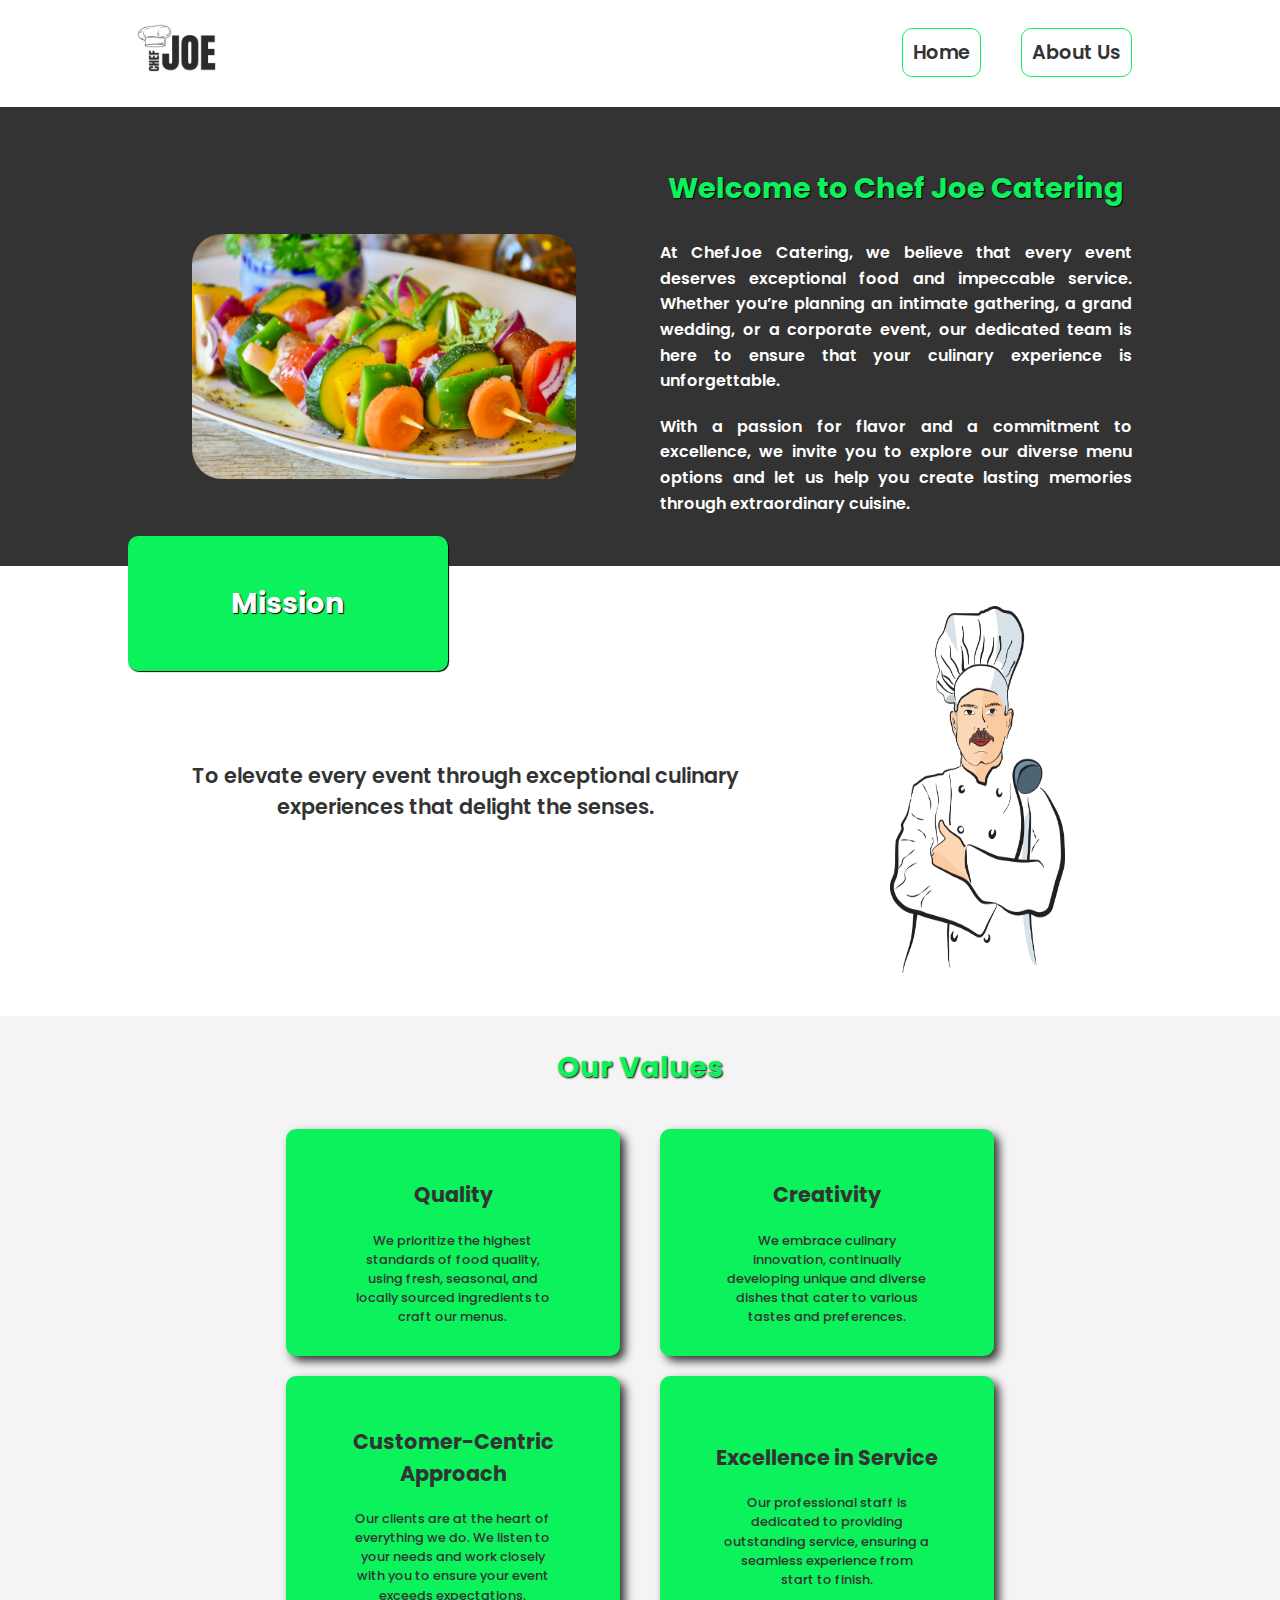
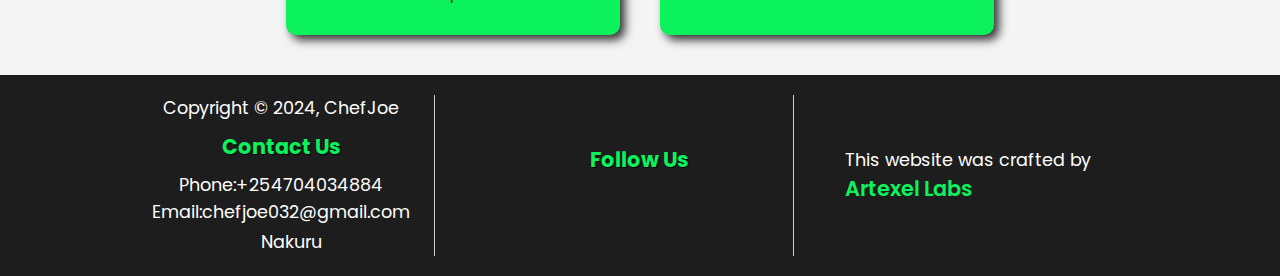
<file: about.html>
<!DOCTYPE html>
<html lang="en">
<head>
    <meta charset="UTF-8">
    <meta http-equiv="X-UA-Compatible" content="IE=edge">
    <meta name="viewport" content="width=device-width, initial-scale=1.0">
    <meta name="description" content="Affordable outside catering services">
    <meta name="keywords" content="catering, catering services, outside catering, wedding catering, professional catering, professional caterers, events, events catering,catering services Nakuru, chef joe,chef joe catering, chef, main chef, food, event food, cooking, cooking at events, outside cooking">
    <meta name="author" content="Cornelius Masankwa">
    <title>ChefJoe </title>
    <link rel="shortcut icon" href="images/logo.png">
    <link rel="preconnect" href="https://fonts.googleapis.com">
    <link rel="preconnect" href="https://fonts.gstatic.com" crossorigin>
    <link href="https://fonts.googleapis.com/css2?family=Poppins:ital,wght@0,100;0,200;0,300;0,400;0,500;0,600;0,700;0,800;0,900;1,100;1,200;1,300;1,400;1,500;1,600;1,700;1,800;1,900&display=swap" rel="stylesheet">
    <link rel="stylesheet" href="https://cdnjs.cloudflare.com/ajax/libs/font-awesome/6.6.0/css/all.min.css" integrity="sha512-Kc323vGBEqzTmouAECnVceyQqyqdsSiqLQISBL29aUW4U/M7pSPA/gEUZQqv1cwx4OnYxTxve5UMg5GT6L4JJg==" crossorigin="anonymous" referrerpolicy="no-referrer" />
    <link rel="stylesheet" href="css/style.css">
</head>
<body>
    <header id="main-header">
        <div class="container">
            <div class="header-container">
                <div class="logo">
                    <a href="index.html"><img src="images/logo.png" alt="CHEFJOE"></a>
                </div>
                <nav id="main-nav">
                    <ul class="main-menu">
                        <li><a href="index.html">Home</a></li>
                        <li><a href="about.html">About Us</a></li>
                    </ul>

                    <!--Hamburger menu-->

                    <button id="hamburger-button " class="hamburger-button">
                        <div class="hamburger-line"></div>
                        <div class="hamburger-line"></div>
                        <div class="hamburger-line"></div>
                    </button>

                    <div class="mobile-menu active">
                        <ul class="mobi">
                            <li><a href="index.html">Home</a></li>
                            <li><a href="about.html">About Us</a></li>
                        </ul>
                    </div>
                </nav>
            </div>
        </div>
    </header>

    <section class="welcome">
        <div class="container">
            <div class="welcome-box">
                <div class="welcome-image">
                    <img src="images/welcome.jpg" alt="Welcome Image">
                </div>
                <div class="welcome-content">
                    <h4>Welcome to Chef Joe Catering</h4>
                    <p>At ChefJoe Catering, we believe that every event deserves exceptional food and impeccable service. Whether you’re planning an intimate gathering, a grand wedding, or a corporate event, our dedicated team is here to ensure that your culinary experience is unforgettable. </p>
                    <p>With a passion for flavor and a commitment to excellence, we invite you to explore our diverse menu options and let us help you create lasting memories through extraordinary cuisine.</p>
                </div>
            </div>
        </div>
    </section>

    <section class="mission">
        
        <div class="container">
            <h4>Mission</h4>
            <div class="mission-box">
                
                <div class="mission-content">
                    
                    <p>To elevate every event through exceptional culinary experiences that delight the senses. </p>
                </div>

                <div class="mission-image">
                    <img src="images/mission.png" alt="Mission Image">
                </div>

            </div>
        </div>
    </section>

    <section class="values">
        <div class="container">
            <h3>Our Values</h3>

            <div class="main-box">
                <div class="mini-box">
                    <div class="box quality">
                        <i class="fas fa-medal"></i>
                        <h4>Quality</h4>
                        <p>We prioritize the highest standards of food quality, using fresh, seasonal, and locally sourced ingredients to craft our menus.</p>
                    </div>
                    <div class="box creativity">
                        <i class="fas fa-kitchen-set"></i>
                        <h4>Creativity</h4>
                        <p>We embrace culinary innovation, continually developing unique and diverse dishes that cater to various tastes and preferences.</p>
                    </div>
                </div>

                <div class="mini-box">
                    <div class="box customer">
                        <i class="fas fa-person"></i>
                        <h4>Customer-Centric Approach</h4>
                        <p>Our clients are at the heart of everything we do. We listen to your needs and work closely with you to ensure your event exceeds expectations.</p>
                    </div>
                    <div class="box exel">
                        <i class="fas fa-stamp"></i>
                        <h4>Excellence in Service</h4>
                        <p>Our professional staff is dedicated to providing outstanding service, ensuring a seamless experience from start to finish.</p>
                    </div>
                </div>
            </div>
        </div>
    </section>

    <footer id="main-footer">
        <div class="container">
        <div class="footer-group-container">
            <div class="footer-group contact">
                <p>Copyright &copy; 2024, ChefJoe</p>
                <h4>Contact Us</h4>
                <p><span>Phone:</span>+254704034884</p>
                <p><span>Email:</span>chefjoe032@gmail.com</p>
                <p><i class="fas fa-location"></i>Nakuru</p>
            </div>

            <div class="footer-group social-links">
                <h4>Follow Us</h4>
                <ul>
                    <!--<li><a href="#"><i class="fab fa-facebook"></i></a></li>
                    <li><a href=""><i class="fab fa-instagram"></i></a></li>-->
                    <li><a href="https://x.com/ChefJoe032"><i class="fab fa-x-twitter"></i></a></li>
                </ul>
            </div>

            <div class="footer-group developer">
                <p>This website was crafted by <span>Artexel Labs</span></p>
            </div>
            </div>
        </div>

    </footer>

    <script src="js/main.js"></script>
</body>
</html>
</file>
<file: css/style.css>
*{
    margin:0;
    padding:0;
    box-sizing: border-box;
}
:root{
    --primary-color:#0CF25D;
}
a{
    text-decoration: none;
    color:#333;
    transition: all 0.5s;
    
}
li a:hover{
    color:var(--primary-color);
}

.container{
    width:80vw;
    margin:auto;
}



body{
    background-color: #f4f4f4;
    color:#333;
    font-family: 'Poppins', serif;
    font-size: 16px;
    line-height: 1.5;
    overflow-x: hidden;
}
#main-header{
    background: #fff;
}
#main-header .header-container{
    display: flex;
    justify-content: space-between;
    align-items: center;
    
}
.logo img{
 height:100px;
}
#main-nav ul{
    display:flex;
    list-style: none;
}
#main-nav ul li{
    padding:0 20px;
    font-weight: 600;
}
#main-nav ul li a{
    padding:10px;
    border-radius: 10px;
}
.main-menu a{
    border: 1px solid var(--primary-color);
    font-size: 1.2rem;
}


#hero{
    background: url('../images/hero-image.jpg');
    background-size: cover;
    background-position: center;
    background-repeat: no-repeat;
    height:88vh;
    width:100vw;
}
#hero .hero-content{
    background: rgba(0, 0, 0, 0.8);
    color:#fff;
    height: 100%;
    width:100%;
}

.hero-container {
    width:80vw;
    margin: auto;
    height:100%;
    display:flex;
    flex-direction: column;
    justify-content: center;
    align-items: center;
    text-align: center;
    text-shadow: #333;
    color:var(--primary-color);
    
}
.hero-header{
    font-size: 3rem;
    text-shadow: 1px 1px 1px black;
}
.hero-text{
    font-size: 1.4rem;
    display: block;
    margin-top:20px;
    text-shadow: 1px 1px 1px black;
}
.feature{
    background-color: #fff;
    display:flex;
    flex-direction: column;
    justify-content: center;
    align-items: center;
    padding-top: 30px;
}
.container-sm{
    width:70vw;
    margin: auto; 
}
.feature-header{
    margin: 30px 0;
    text-align: left;
    font-weight: 500;
    font-size: 1.2rem;
    margin: auto;
    display:grid;
    grid-template-columns: 1fr 2fr;
}
.feature-header img{
    width:inherit;
    height:40vh;
    margin:20px auto;
    padding-top: 50px;

}
.feature-header p{
    text-align: center;
    background-color: var(--primary-color);
    color:#fff;
    padding:30px;
    border-radius: 10px;
    margin: 20px 0;
    box-shadow: 1px 1px 10px;
}
.feature h3{
    font-size: 2rem;
    text-align: center;
    color: var(--primary-color);
    margin-bottom: 20px;
}
.feature-body{
    display:flex;
    
}
.feature-body .grid{
    margin:40px;
    height:70vh;
    border-radius: 10px;
    display: flex;
}

 .grid-1{
    background: url('../images/wedding.jpg');
    background-size: cover;
    background-position: center;
    background-repeat: no-repeat;
    
}
.grid-2{
    background: url('../images/meeting.jpg');
    background-size: cover;
    background-position: center;
    background-repeat: no-repeat;
    
}
.grid-3{
    background: url('../images/birthday.jpg');
    background-size: cover;
    background-position: center;
    background-repeat: no-repeat;
    
}
.grid-content{
   height:30%; 
   width:80%;
   margin:auto;
   text-align: center;
   background-color: rgba(255, 255, 255, 0.9);
   border-radius: 5px;
}
.grid-content h3{
    font-size: 0.9rem;
    margin:20px;
}
.grid-content p{
    font-size: 0.7rem;
    margin: 0 10px;
}
.selling-points{
    background-color: #000;
    color:#fff;
}
.selling-points h3{
    font-size:1.8rem;
    text-align: center;
    margin-bottom:10px;
    padding-top: 30px;
    color:var(--primary-color);
    text-shadow: 1px 1px 1px black;
}
.selling-point-box{
    display:grid;
    grid-template-columns: 1fr 1fr;
    padding:30px 0 30px 0;
}
.left{
    display: flex;
    justify-content: center;
    align-items: center;
    border-bottom:1px solid green;
    margin-right:20px ;
    border-radius: 10px;
}
.left img{
    width: 60%;
    border-radius: 10px;
}
.left img:hover{
    border:1px solid green;
    transition: all 0.7s;
}
.right{
    padding-left: 20px;
}
.right h4{
    margin:20px 0;
    color: var(--primary-color);
    font-size: 1.2rem;
}
#main-footer{
    background: rgb(29, 29, 29);
    color:#fff;
}
.footer-group-container{
    display: flex;
    justify-content: space-between;
}
.footer-group{
    width:30%;
    margin: 20px 0;
    display: flex;
    flex-direction: column;
    justify-content: center;
    align-items: center;
}
.footer-group h4{
    font-size: 1.3rem;
    color: var(--primary-color);
    margin:10px 0;
    text-shadow: 1px 1px 1px black;
}
.footer-group p{
    font-size: 1.1rem;
}
.footer-group ul{
    list-style: none;
    display:flex
}
.footer-group ul li a{
    color:#fff;
    transition: all 0.5s;
}
.footer-group i{
    font-size: 1.3rem;
    padding: 10px;
    transition: all 0.5s;
}
.footer-group ul li a i:hover{
    color: var(--primary-color);
    font-size: 1.5rem;

}
.developer span{
    font-size: 1.3rem;
    font-weight: 600;
    color:var(--primary-color);
}

.contact, .social-links{
    border-right: 1px solid #ccc;
}
.welcome{
    background: #333;
    color:#fff;
}
.welcome-box{
    display:grid;
    grid-template-columns: 1fr 1fr;
    padding: 30px 0;
    color: var(--primary-color);
}

.welcome-image{
    display:flex;
    flex-direction: column;
    justify-content: center;
    align-items: center;
    text-align: center;
    margin: 20px ;
    height:100%;
}
.welcome-image img{
    width:30vw;
    border-radius: 30px;
}
.welcome-content{
    padding:10px;
    display:flex;
    flex-direction: column;
    justify-content: center;
    align-items: center;
    text-align: justify;
}
.welcome-content h4{
    margin:20px 0;
    font-size: 1.8rem;
    text-shadow: 1px 1px 1px black;
}
.welcome-content p{
    font-weight: 600;
    line-height: 1.6;
    color:#fff;
    margin:10px;
}
.mission{
    background: #fff;
    position: relative;
    height:50vh;
}
.mission h4{
    font-size: 1.8rem;
    background: var(--primary-color);
    color: #fff;
    width:25vw;
    height: 15vh;
    display:flex;
    flex-direction: column;
    justify-content: center;
    align-items: center;
    text-align: center;
    position:absolute;
    top:-30px;
    border-radius: 10px;
    text-shadow: 1px 1px 1px black;
    box-shadow: 1px 1px 1px black;
}
.mission-box{
    display:flex;
    height:50vh;
    padding: 40px 0;
    
}
.mission-content{
    display: flex;
    flex-direction: column;
    justify-content: center;
    align-items: center;
    text-align: center;
    height:100%;
    font-weight:600;
    font-size: 1.3rem;
    padding: 20px;
}
.mission-image{
    width: 50%;
    height: 100%;
    display: flex;
    justify-content: center;
    align-items: center;
    text-align: center;
}
.mission-image img{
    width: inherit;
    height: inherit;
}
.values{
    background-color:#f4f4f4;
    padding-bottom: 30px;
}
.values h3{
    font-size: 1.8rem;
    color:var(--primary-color);
    text-align: center;
    margin: 30px 0;
    text-shadow: 1px 1px 2px black ;
}
.main-box{
    max-width:60vw;
    margin: auto;
    display: flex;
    flex-direction: column;
    justify-content: center;
    align-items: center;
}
.mini-box{
    padding:10px;
    display:flex;
}
.mini-box .box{
    display: flex;
    flex-direction: column;
    justify-content: center;
    align-items: center;
    text-align: center;
    padding: 20px;
    background: var(--primary-color);
    border-radius: 10px;
    width: 50%;
    margin: 0 20px;
    font-weight: 500;
    box-shadow: 5px 5px  10px;
    transition: all 0.5s;
}
.mini-box .box:hover{
    box-shadow: 10px 10px  15px  #333;
}
.mini-box .box i{
    font-size: 1.5rem;
    margin:10px 0;
}
.mini-box .box h4{
    font-size: 1.3rem;
    margin: 10px 0;
}
.mini-box .box p{
    font-size: 0.8rem;
    text-align: center;
    width:70%;
    margin: 10px ;
}
.hamburger-button{
    display:none;
    background:none;
    border:none;
    cursor:pointer;
    padding:10px;
    z-index: 1000;
}
.hamburger-button .hamburger-line{
    width:30px;
    height:3px;
    background: #333;
    margin:6px 0;
}
.mobile-menu{
    background-color: #f4f4f4;
    height:100%;
    width:250px;
    font-size: 1.4rem;
    position:fixed;
    top:12vh;
    right:0px;
    z-index: 100;
    background: #fff;
    box-shadow: 0px 0px 10px rgba(0,0,0,0.2);
    transition: right 0.3s ease-in-out;

}
.mobile-menu.active {
    right:-300px;
}
.mobi{
   display: flex;
   flex-direction: column;
   width:50vw;
}
.mobi li{
    padding: 0px;
    margin:10px;
    
    width:50vw;
}
.mobi li a{
    padding:10px;
    margin: 10px 0;
    width:50vw;



}
@media(max-width:960px){
    
}
@media(max-width:670px){
    #main-nav .main-menu{
        display:none;
    }
    .container{
        width:90vw;
        margin:auto;
    }
    
    .hamburger-button{
        display:block;
    }
    .feature-header{
        grid-template-columns: 1fr;
    }
    .feature-body{
        flex-direction: column;
    }
    .selling-point-box{
        grid-template-columns: 1fr;
    }
    .left{
        padding-bottom: 40px;
        margin-bottom: 30px;
    }
    .right{
        text-align: center;
        margin-bottom: 30px;
    }
    .footer-group {
        margin:10px 0;
    }
    .footer-group-container{
        flex-direction: column;
        justify-content: center;
        align-items: center;
        width:100%;
    }
    .contact, .social-links{
        border-right: none;
        text-align: center;
    }
    .mission{
        height:60vh;
    }
    .mission h4{
        top:-30;
        left:15px;

    }
    .mission-box{
        flex-direction: column;
        justify-content: center;
        align-items: center;
        
    }
    .mission-content{
        padding-top: 120px;
    }
    
    .welcome-box{
        grid-template-columns: 1fr;
    }
    .welcome-image img{
        width: 100%;
        height: 400px;
        object-fit: cover;
        border-radius: 10px;
    }
    .welcome-content{
        text-align: center;
    }
    .mini-box{
        flex-direction: column;
        padding:0;
    }
    .mini-box .box{
        width:100%;
        margin-bottom: 20px;
    }
    .grid-content{
        height:40%;
    }
    .feature-body .grid{
        width:100%;
    }
    
    .feature-header p{
        background-color: #333;
        color:#fff;
        text-align: left;
        width:85vw;
        margin-left:-30px;
        
    }
    .feature-body{
        justify-content: center;
        align-items: center;
    }
    .footer-group p{
        font-size:0.9rem;
        width:400px;
        text-align: center;
    }
}
@media(max-width:400px){
    .hero-header{
        font-size:1.7rem;
    }
    .hero-text{
        font-size: 1.1rem;
    }
}
</file>
